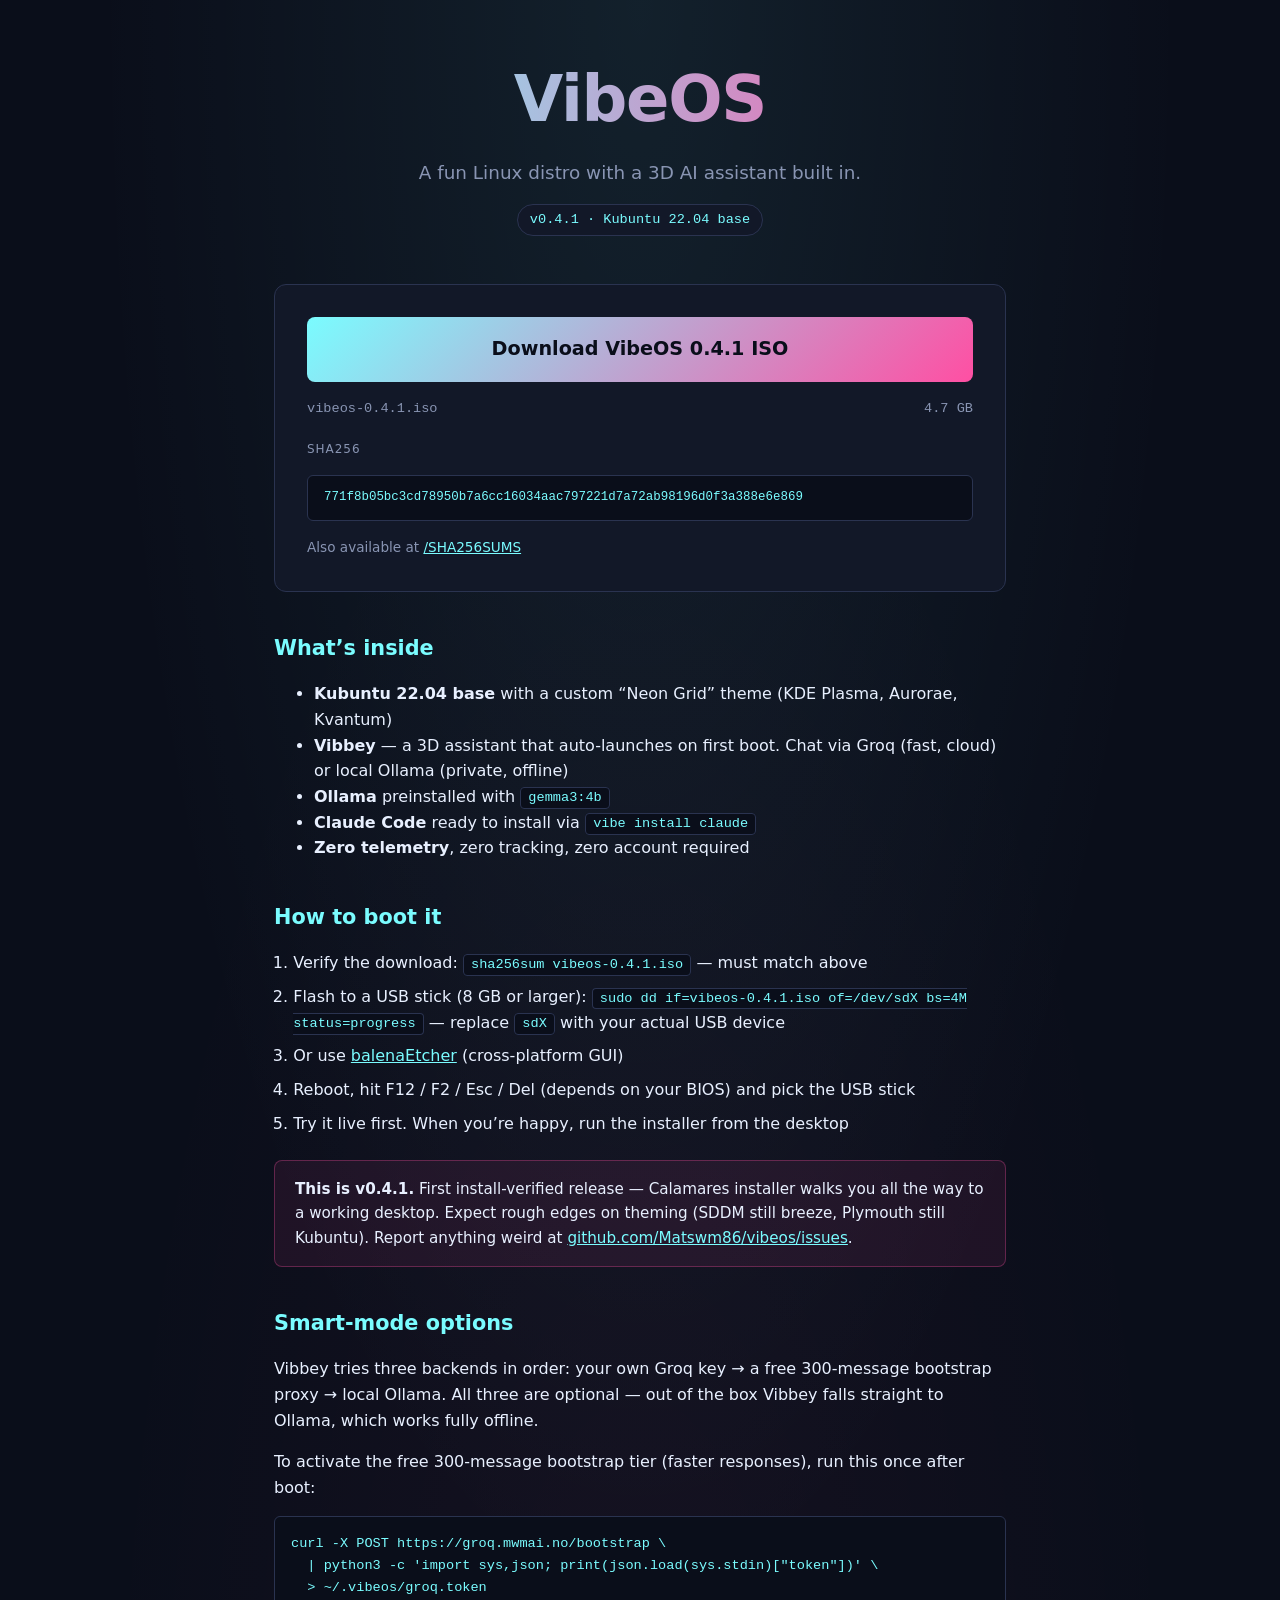
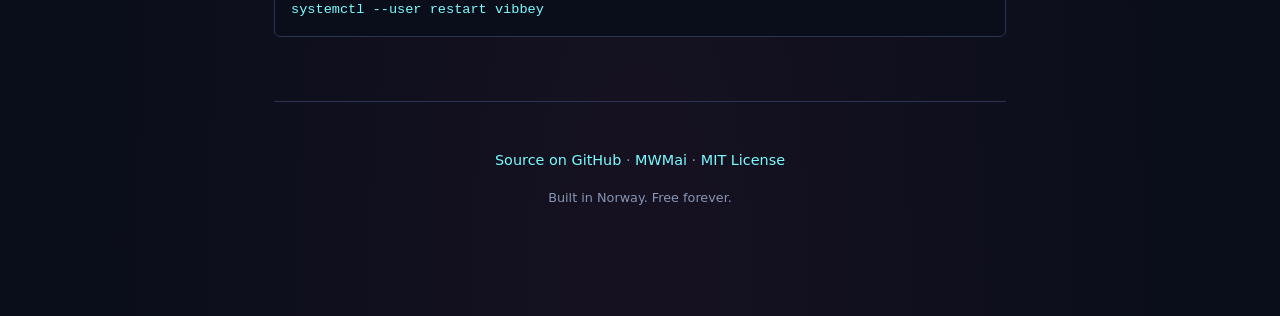
<file: deploy/iso-landing/index.html>
<!DOCTYPE html>
<html lang="en">
<head>
<meta charset="UTF-8">
<meta name="viewport" content="width=device-width, initial-scale=1.0">
<title>VibeOS — a fun Linux distro with a 3D assistant built in</title>
<meta name="description" content="Download VibeOS: Kubuntu 22.04 rebased with Neon Grid theme and Vibbey, a 3D AI assistant. Free and open source.">
<style>
  :root {
    --bg: #0a0e1a;
    --fg: #e8f0ff;
    --accent: #7afcff;
    --accent-2: #ff4fa3;
    --muted: #8995b3;
    --card: #121828;
    --border: #2a3350;
  }
  * { box-sizing: border-box; }
  html, body { margin: 0; padding: 0; }
  body {
    font-family: -apple-system, BlinkMacSystemFont, "Segoe UI", system-ui, sans-serif;
    background: var(--bg);
    color: var(--fg);
    line-height: 1.6;
    min-height: 100vh;
    background-image:
      radial-gradient(ellipse at top, rgba(122, 252, 255, 0.08), transparent 60%),
      radial-gradient(ellipse at bottom, rgba(255, 79, 163, 0.05), transparent 60%);
  }
  .container { max-width: 780px; margin: 0 auto; padding: 3rem 1.5rem 6rem; }
  header { text-align: center; margin-bottom: 3rem; }
  h1 {
    font-size: clamp(2.5rem, 6vw, 4rem);
    margin: 0 0 0.5rem;
    background: linear-gradient(90deg, var(--accent), var(--accent-2));
    -webkit-background-clip: text;
    background-clip: text;
    color: transparent;
    letter-spacing: -0.02em;
  }
  .tagline { color: var(--muted); font-size: 1.15rem; margin: 0; }
  .version-badge {
    display: inline-block;
    font-family: ui-monospace, "SF Mono", Menlo, monospace;
    font-size: 0.85rem;
    color: var(--accent);
    border: 1px solid var(--border);
    background: var(--card);
    padding: 0.25rem 0.75rem;
    border-radius: 999px;
    margin-top: 1rem;
  }
  .download-card {
    background: var(--card);
    border: 1px solid var(--border);
    border-radius: 12px;
    padding: 2rem;
    margin-bottom: 2rem;
  }
  .download-btn {
    display: block;
    width: 100%;
    text-align: center;
    background: linear-gradient(135deg, var(--accent), var(--accent-2));
    color: #0a0e1a;
    font-weight: 700;
    font-size: 1.2rem;
    padding: 1.1rem 2rem;
    border-radius: 8px;
    text-decoration: none;
    transition: transform 0.15s ease, box-shadow 0.15s ease;
    border: none;
    cursor: pointer;
  }
  .download-btn:hover {
    transform: translateY(-2px);
    box-shadow: 0 8px 24px rgba(122, 252, 255, 0.25);
  }
  .file-meta {
    display: flex;
    justify-content: space-between;
    margin-top: 1rem;
    font-family: ui-monospace, "SF Mono", Menlo, monospace;
    font-size: 0.85rem;
    color: var(--muted);
  }
  .checksum-box {
    background: #0a0e1a;
    border: 1px solid var(--border);
    border-radius: 6px;
    padding: 0.75rem 1rem;
    font-family: ui-monospace, "SF Mono", Menlo, monospace;
    font-size: 0.78rem;
    color: var(--accent);
    word-break: break-all;
    margin-top: 1rem;
  }
  .checksum-label { color: var(--muted); font-size: 0.75rem; text-transform: uppercase; letter-spacing: 0.08em; margin-bottom: 0.4rem; }
  h2 { color: var(--accent); font-size: 1.3rem; margin: 2.5rem 0 1rem; }
  ol { padding-left: 1.2rem; }
  ol li { margin-bottom: 0.5rem; }
  code {
    background: #0a0e1a;
    border: 1px solid var(--border);
    padding: 0.15rem 0.45rem;
    border-radius: 4px;
    font-size: 0.85rem;
    color: var(--accent);
  }
  pre code { display: block; padding: 1rem; border-radius: 6px; overflow-x: auto; }
  .warning {
    background: rgba(255, 79, 163, 0.08);
    border: 1px solid rgba(255, 79, 163, 0.3);
    border-radius: 8px;
    padding: 1rem 1.25rem;
    margin: 1.5rem 0;
    font-size: 0.95rem;
  }
  footer {
    margin-top: 4rem;
    padding-top: 2rem;
    border-top: 1px solid var(--border);
    text-align: center;
    color: var(--muted);
    font-size: 0.9rem;
  }
  footer a { color: var(--accent); text-decoration: none; }
  footer a:hover { text-decoration: underline; }
</style>
</head>
<body>
  <div class="container">
    <header>
      <h1>VibeOS</h1>
      <p class="tagline">A fun Linux distro with a 3D AI assistant built in.</p>
      <span class="version-badge">v0.4.1 &middot; Kubuntu 22.04 base</span>
    </header>

    <div class="download-card">
      <a href="/vibeos-0.4.1.iso" class="download-btn" download>
        Download VibeOS 0.4.1 ISO
      </a>
      <div class="file-meta">
        <span>vibeos-0.4.1.iso</span>
        <span>4.7 GB</span>
      </div>
      <div class="checksum-label" style="margin-top: 1.25rem;">SHA256</div>
      <div class="checksum-box">771f8b05bc3cd78950b7a6cc16034aac797221d7a72ab98196d0f3a388e6e869</div>
      <p style="margin: 1rem 0 0; font-size: 0.85rem; color: var(--muted);">
        Also available at <a href="/SHA256SUMS" style="color: var(--accent);">/SHA256SUMS</a>
      </p>
    </div>

    <h2>What&rsquo;s inside</h2>
    <ul>
      <li><strong>Kubuntu 22.04 base</strong> with a custom &ldquo;Neon Grid&rdquo; theme (KDE Plasma, Aurorae, Kvantum)</li>
      <li><strong>Vibbey</strong> &mdash; a 3D assistant that auto-launches on first boot. Chat via Groq (fast, cloud) or local Ollama (private, offline)</li>
      <li><strong>Ollama</strong> preinstalled with <code>gemma3:4b</code></li>
      <li><strong>Claude Code</strong> ready to install via <code>vibe install claude</code></li>
      <li><strong>Zero telemetry</strong>, zero tracking, zero account required</li>
    </ul>

    <h2>How to boot it</h2>
    <ol>
      <li>Verify the download: <code>sha256sum vibeos-0.4.1.iso</code> &mdash; must match above</li>
      <li>Flash to a USB stick (8 GB or larger): <code>sudo dd if=vibeos-0.4.1.iso of=/dev/sdX bs=4M status=progress</code> &mdash; replace <code>sdX</code> with your actual USB device</li>
      <li>Or use <a href="https://etcher.balena.io/" style="color: var(--accent);">balenaEtcher</a> (cross-platform GUI)</li>
      <li>Reboot, hit F12 / F2 / Esc / Del (depends on your BIOS) and pick the USB stick</li>
      <li>Try it live first. When you&rsquo;re happy, run the installer from the desktop</li>
    </ol>

    <div class="warning">
      <strong>This is v0.4.1.</strong> First install-verified release &mdash; Calamares installer walks you all the way to a working desktop. Expect rough edges on theming (SDDM still breeze, Plymouth still Kubuntu). Report anything weird at <a href="https://github.com/Matswm86/vibeos/issues" style="color: var(--accent);">github.com/Matswm86/vibeos/issues</a>.
    </div>

    <h2>Smart-mode options</h2>
    <p>Vibbey tries three backends in order: your own Groq key &rarr; a free 300-message bootstrap proxy &rarr; local Ollama. All three are optional &mdash; out of the box Vibbey falls straight to Ollama, which works fully offline.</p>
    <p>To activate the free 300-message bootstrap tier (faster responses), run this once after boot:</p>
    <pre><code>curl -X POST https://groq.mwmai.no/bootstrap \
  | python3 -c 'import sys,json; print(json.load(sys.stdin)["token"])' \
  &gt; ~/.vibeos/groq.token
systemctl --user restart vibbey</code></pre>

    <footer>
      <p>
        <a href="https://github.com/Matswm86/vibeos">Source on GitHub</a> &middot;
        <a href="https://mwmai.no">MWMai</a> &middot;
        <a href="https://github.com/Matswm86/vibeos/blob/main/LICENSE">MIT License</a>
      </p>
      <p style="font-size: 0.8rem; margin-top: 1rem;">Built in Norway. Free forever.</p>
    </footer>
  </div>
</body>
</html>
</file>
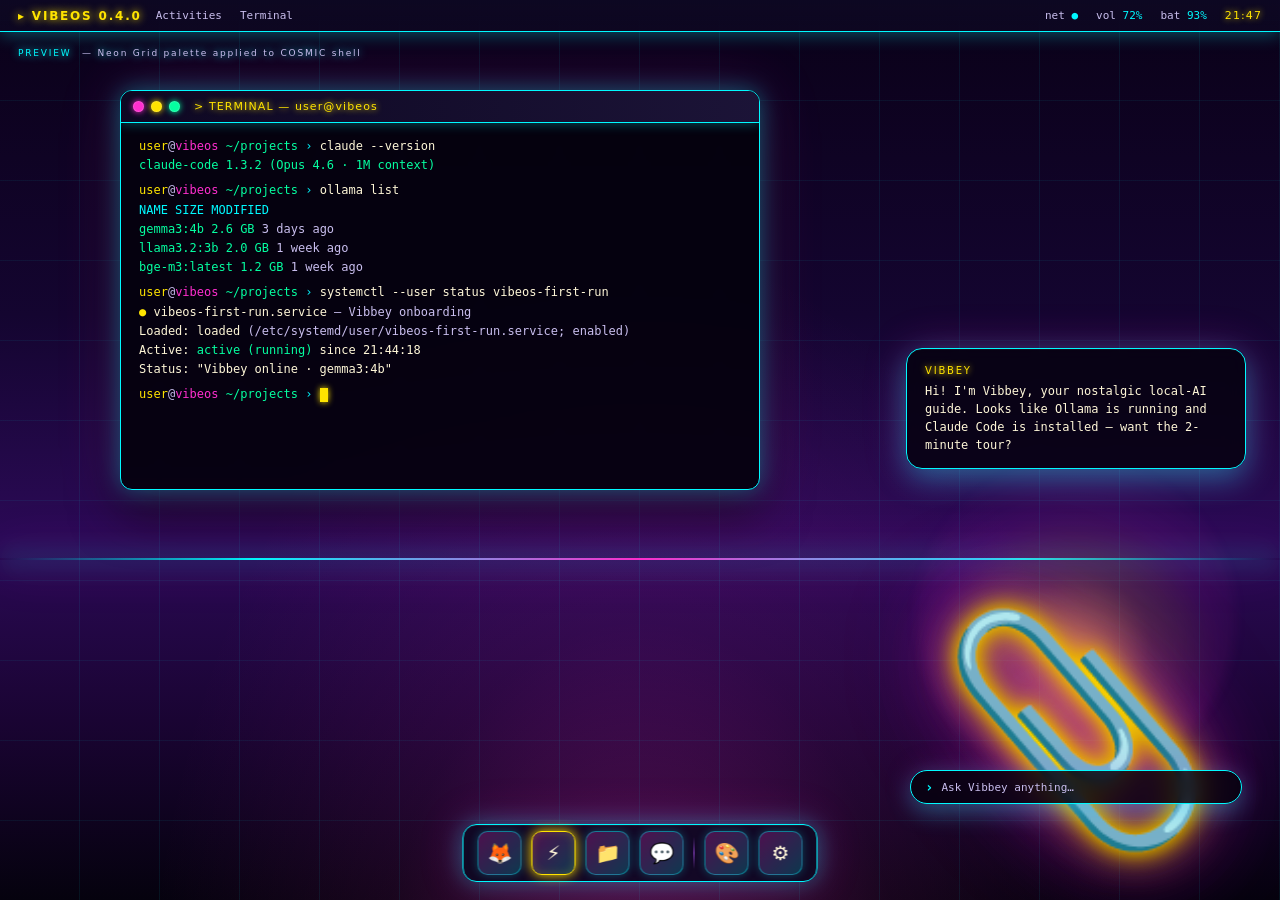
<file: clippy/static/desktop-preview.html>
<!DOCTYPE html>
<html lang="en">
<head>
  <meta charset="UTF-8">
  <meta name="viewport" content="width=device-width, initial-scale=1.0">
  <title>VibeOS Desktop Preview — Neon Grid</title>
  <style>
    /* ──────────────────────────────────────────────────────────
       VibeOS Desktop Theme Preview
       A full-screen mockup of what the themed Pop!_OS / COSMIC
       desktop looks like with the Neon Grid palette applied.
       View full-screen in browser (F11) for the intended effect.
       ────────────────────────────────────────────────────────── */

    :root {
      --vbo-magenta: #FF2ECF;
      --vbo-pink: #FF71CE;
      --vbo-cyan: #01F9FF;
      --vbo-cyan-dim: #00B5BB;
      --vbo-violet: #9D4EDD;
      --vbo-yellow: #FFE400;
      --vbo-yellow-warm: #FFC430;
      --vbo-bg-0: #05020E;
      --vbo-bg-1: #0E0823;
      --vbo-bg-2: #1C1438;
      --vbo-fg: #FFF7D8;
      --vbo-muted: #C9BEEE;
      --vbo-mint: #05FFA1;

      --font-display: "Orbitron", "Rajdhani", system-ui, sans-serif;
      --font-body: "Inter", system-ui, sans-serif;
      --font-mono: "JetBrains Mono", "Fira Code", monospace;
    }

    * { box-sizing: border-box; margin: 0; padding: 0; }

    html, body {
      height: 100%;
      width: 100%;
      font-family: var(--font-body);
      color: var(--vbo-fg);
      overflow: hidden;
      user-select: none;
    }

    /* ── Wallpaper ─────────────────────────────────────────── */
    body {
      /* Synthwave sunset gradient + Tron grid lines + vignette */
      background:
        radial-gradient(ellipse at 50% 120%,
          rgba(255, 46, 207, 0.35) 0%,
          rgba(255, 46, 207, 0.08) 30%,
          transparent 55%),
        linear-gradient(180deg,
          #0A0118 0%,
          #140530 35%,
          #2B0A56 60%,
          #1A0433 80%,
          #05020E 100%),
        radial-gradient(circle at 85% 15%,
          rgba(255, 228, 0, 0.15) 0%,
          transparent 25%);
      position: relative;
    }

    /* Animated grid lines over the wallpaper — subtle */
    body::before {
      content: "";
      position: absolute;
      inset: 0;
      background:
        repeating-linear-gradient(
          90deg,
          transparent 0,
          transparent 79px,
          rgba(1, 249, 255, 0.07) 79px,
          rgba(1, 249, 255, 0.07) 80px
        ),
        repeating-linear-gradient(
          0deg,
          transparent 0,
          transparent 79px,
          rgba(1, 249, 255, 0.06) 79px,
          rgba(1, 249, 255, 0.06) 80px
        );
      pointer-events: none;
      z-index: 1;
    }

    /* Horizon line (synthwave staple) */
    body::after {
      content: "";
      position: absolute;
      left: 0;
      right: 0;
      top: 62%;
      height: 2px;
      background: linear-gradient(90deg,
        transparent 0%,
        var(--vbo-cyan) 20%,
        var(--vbo-magenta) 50%,
        var(--vbo-cyan) 80%,
        transparent 100%);
      box-shadow: 0 0 24px var(--vbo-cyan), 0 0 48px var(--vbo-magenta);
      pointer-events: none;
      z-index: 1;
    }

    /* ── Top panel (COSMIC-style status bar) ─────────────── */
    .panel-top {
      position: absolute;
      top: 0;
      left: 0;
      right: 0;
      height: 32px;
      background: linear-gradient(180deg,
        rgba(14, 8, 35, 0.92),
        rgba(14, 8, 35, 0.78));
      border-bottom: 1px solid var(--vbo-cyan);
      box-shadow: 0 2px 18px rgba(1, 249, 255, 0.35);
      display: flex;
      align-items: center;
      padding: 0 18px;
      font-family: var(--font-mono);
      font-size: 11px;
      color: var(--vbo-fg);
      z-index: 10;
      backdrop-filter: blur(12px);
    }

    .panel-top .workspace {
      font-family: var(--font-display);
      font-weight: 700;
      color: var(--vbo-yellow);
      text-shadow: 0 0 8px var(--vbo-yellow);
      letter-spacing: 0.15em;
      font-size: 12px;
    }

    .panel-top .spacer { flex: 1; }

    .panel-top .indicators {
      display: flex;
      gap: 18px;
      color: var(--vbo-muted);
    }
    .panel-top .indicators span {
      color: var(--vbo-cyan);
    }
    .panel-top .clock {
      color: var(--vbo-yellow);
      font-family: var(--font-display);
      letter-spacing: 0.1em;
      text-shadow: 0 0 6px var(--vbo-yellow);
    }

    /* ── Dock (bottom-center) ─────────────────────────────── */
    .dock {
      position: absolute;
      bottom: 18px;
      left: 50%;
      transform: translateX(-50%);
      height: 58px;
      padding: 0 14px;
      background: rgba(14, 8, 35, 0.88);
      border: 1px solid var(--vbo-cyan);
      border-radius: 14px;
      box-shadow:
        0 0 24px rgba(1, 249, 255, 0.35),
        0 0 48px rgba(255, 46, 207, 0.2),
        inset 0 1px 0 rgba(255, 255, 255, 0.06);
      display: flex;
      align-items: center;
      gap: 10px;
      z-index: 8;
      backdrop-filter: blur(14px);
    }
    .dock-icon {
      width: 44px;
      height: 44px;
      border-radius: 10px;
      background: linear-gradient(135deg,
        rgba(255, 46, 207, 0.25),
        rgba(1, 249, 255, 0.2));
      border: 1px solid rgba(1, 249, 255, 0.4);
      display: flex;
      align-items: center;
      justify-content: center;
      font-size: 20px;
      box-shadow: 0 0 10px rgba(1, 249, 255, 0.25);
      transition: transform 0.15s, box-shadow 0.15s;
    }
    .dock-icon:hover {
      transform: translateY(-4px);
      box-shadow: 0 0 18px var(--vbo-cyan);
    }
    .dock-icon.active {
      border-color: var(--vbo-yellow);
      box-shadow:
        0 0 12px var(--vbo-yellow),
        inset 0 0 10px rgba(255, 228, 0, 0.2);
    }
    .dock-sep {
      width: 1px;
      height: 32px;
      background: linear-gradient(180deg,
        transparent,
        var(--vbo-violet),
        transparent);
    }

    /* ── Fake terminal window (open on desktop) ──────────── */
    .window {
      position: absolute;
      top: 90px;
      left: 120px;
      width: 640px;
      height: 400px;
      background: rgba(5, 2, 14, 0.92);
      border: 1px solid var(--vbo-cyan);
      border-radius: 12px;
      box-shadow:
        0 0 24px rgba(1, 249, 255, 0.35),
        0 0 64px rgba(255, 46, 207, 0.18),
        0 24px 48px rgba(0, 0, 0, 0.6);
      z-index: 5;
      overflow: hidden;
      backdrop-filter: blur(4px);
    }
    .window-titlebar {
      height: 32px;
      background: linear-gradient(90deg,
        rgba(14, 8, 35, 0.98),
        rgba(28, 20, 56, 0.98));
      border-bottom: 1px solid var(--vbo-cyan);
      box-shadow: 0 1px 12px rgba(1, 249, 255, 0.3);
      display: flex;
      align-items: center;
      padding: 0 12px;
      font-family: var(--font-display);
      font-size: 11px;
      letter-spacing: 0.1em;
      color: var(--vbo-yellow);
      text-shadow: 0 0 6px var(--vbo-yellow);
    }
    .window-titlebar .dots {
      display: flex;
      gap: 7px;
      margin-right: 14px;
    }
    .window-titlebar .dots span {
      width: 11px;
      height: 11px;
      border-radius: 50%;
      border: 1px solid rgba(255, 255, 255, 0.15);
    }
    .window-titlebar .dots .d1 { background: var(--vbo-magenta); box-shadow: 0 0 6px var(--vbo-magenta); }
    .window-titlebar .dots .d2 { background: var(--vbo-yellow); box-shadow: 0 0 6px var(--vbo-yellow); }
    .window-titlebar .dots .d3 { background: var(--vbo-mint); box-shadow: 0 0 6px var(--vbo-mint); }

    .window-body {
      padding: 14px 18px;
      font-family: var(--font-mono);
      font-size: 12px;
      line-height: 1.6;
      color: var(--vbo-fg);
    }
    .window-body .prompt { color: var(--vbo-cyan); }
    .window-body .user { color: var(--vbo-yellow); }
    .window-body .host { color: var(--vbo-magenta); }
    .window-body .dir { color: var(--vbo-mint); }
    .window-body .ok { color: var(--vbo-mint); }
    .window-body .info { color: var(--vbo-cyan); }
    .window-body .warn { color: var(--vbo-yellow); }
    .window-body .dim { color: var(--vbo-muted); }
    .window-body .cursor {
      display: inline-block;
      width: 8px;
      height: 14px;
      background: var(--vbo-yellow);
      box-shadow: 0 0 6px var(--vbo-yellow);
      vertical-align: middle;
      animation: blink 1s step-end infinite;
    }
    @keyframes blink {
      50% { opacity: 0; }
    }

    /* ── Vibbey corner widget (mockup — same size as real) ── */
    .vibbey-corner {
      position: absolute;
      bottom: 82px;
      right: 24px;
      width: 360px;
      height: 480px;
      z-index: 9;
      pointer-events: none;
      display: flex;
      align-items: flex-end;
      justify-content: center;
    }
    .vibbey-glow {
      position: absolute;
      width: 320px;
      height: 320px;
      border-radius: 50%;
      background: radial-gradient(
        circle at center 60%,
        rgba(255, 196, 48, 0.55) 0%,
        rgba(255, 196, 48, 0.15) 30%,
        rgba(255, 46, 207, 0.08) 55%,
        transparent 80%);
      filter: blur(6px);
      bottom: 40px;
    }
    .vibbey-char {
      position: relative;
      font-size: 220px;
      line-height: 1;
      color: var(--vbo-yellow);
      text-shadow:
        0 0 20px var(--vbo-yellow),
        0 0 40px var(--vbo-yellow-warm),
        0 0 80px var(--vbo-magenta),
        0 0 120px rgba(255, 46, 207, 0.4);
      transform: translateY(20px);
      filter: saturate(1.3);
    }

    .vibbey-bubble {
      position: absolute;
      left: 10px;
      right: 10px;
      top: 10px;
      padding: 14px 18px;
      background: rgba(5, 2, 14, 0.82);
      border: 1px solid var(--vbo-cyan);
      border-radius: 16px;
      box-shadow:
        0 10px 30px rgba(1, 249, 255, 0.35),
        0 0 44px rgba(255, 46, 207, 0.22),
        inset 0 1px 0 rgba(255, 255, 255, 0.05);
      backdrop-filter: blur(8px);
      font-family: var(--font-mono);
      font-size: 12px;
      line-height: 1.5;
      color: var(--vbo-fg);
    }
    .vibbey-bubble .name {
      color: var(--vbo-yellow);
      font-family: var(--font-display);
      font-size: 10px;
      letter-spacing: 0.18em;
      display: block;
      margin-bottom: 4px;
      text-shadow: 0 0 6px var(--vbo-yellow);
    }

    .vibbey-pill {
      position: absolute;
      left: 14px;
      right: 14px;
      bottom: 14px;
      height: 34px;
      padding: 0 14px;
      background: rgba(5, 2, 14, 0.82);
      border: 1px solid var(--vbo-cyan);
      border-radius: 999px;
      box-shadow:
        0 8px 24px rgba(1, 249, 255, 0.3),
        0 0 30px rgba(255, 46, 207, 0.2);
      backdrop-filter: blur(8px);
      display: flex;
      align-items: center;
      font-family: var(--font-mono);
      font-size: 11px;
      color: var(--vbo-muted);
    }
    .vibbey-pill::before {
      content: "›";
      color: var(--vbo-cyan);
      margin-right: 8px;
      font-weight: 700;
      font-size: 14px;
    }

    /* ── Label strip (annotation) ────────────────────────── */
    .label-strip {
      position: absolute;
      top: 48px;
      left: 18px;
      font-family: var(--font-display);
      font-size: 9px;
      letter-spacing: 0.2em;
      color: var(--vbo-cyan);
      text-shadow: 0 0 8px var(--vbo-cyan);
      z-index: 20;
    }
    .label-strip span { color: var(--vbo-muted); margin-left: 6px; }
  </style>
</head>
<body>
  <!-- Top panel -->
  <div class="panel-top">
    <span class="workspace">▸ VIBEOS 0.4.0</span>
    <span style="margin-left: 14px; color: var(--vbo-muted);">Activities</span>
    <span style="margin-left: 18px; color: var(--vbo-muted);">Terminal</span>
    <div class="spacer"></div>
    <div class="indicators">
      <div>net <span>●</span></div>
      <div>vol <span>72%</span></div>
      <div>bat <span>93%</span></div>
      <div class="clock">21:47</div>
    </div>
  </div>

  <!-- Annotation strip -->
  <div class="label-strip">PREVIEW <span>— Neon Grid palette applied to COSMIC shell</span></div>

  <!-- Terminal window -->
  <div class="window">
    <div class="window-titlebar">
      <div class="dots"><span class="d1"></span><span class="d2"></span><span class="d3"></span></div>
      &gt; TERMINAL — user@vibeos
    </div>
    <div class="window-body">
      <div><span class="user">user</span><span class="dim">@</span><span class="host">vibeos</span> <span class="dir">~/projects</span> <span class="prompt">›</span> claude --version</div>
      <div class="ok">claude-code 1.3.2  (Opus 4.6 · 1M context)</div>
      <div style="height: 6px;"></div>
      <div><span class="user">user</span><span class="dim">@</span><span class="host">vibeos</span> <span class="dir">~/projects</span> <span class="prompt">›</span> ollama list</div>
      <div><span class="info">NAME             SIZE    MODIFIED</span></div>
      <div><span class="ok">gemma3:4b        2.6 GB</span>  <span class="dim">3 days ago</span></div>
      <div><span class="ok">llama3.2:3b      2.0 GB</span>  <span class="dim">1 week ago</span></div>
      <div><span class="ok">bge-m3:latest    1.2 GB</span>  <span class="dim">1 week ago</span></div>
      <div style="height: 6px;"></div>
      <div><span class="user">user</span><span class="dim">@</span><span class="host">vibeos</span> <span class="dir">~/projects</span> <span class="prompt">›</span> systemctl --user status vibeos-first-run</div>
      <div><span class="warn">●</span> vibeos-first-run.service <span class="dim">— Vibbey onboarding</span></div>
      <div>     Loaded: loaded <span class="dim">(/etc/systemd/user/vibeos-first-run.service; enabled)</span></div>
      <div>     Active: <span class="ok">active (running)</span> since 21:44:18</div>
      <div>     Status: "Vibbey online · gemma3:4b"</div>
      <div style="height: 6px;"></div>
      <div><span class="user">user</span><span class="dim">@</span><span class="host">vibeos</span> <span class="dir">~/projects</span> <span class="prompt">›</span> <span class="cursor"></span></div>
    </div>
  </div>

  <!-- Vibbey corner widget mockup -->
  <div class="vibbey-corner">
    <div class="vibbey-glow"></div>
    <div class="vibbey-char">📎</div>
    <div class="vibbey-bubble">
      <span class="name">VIBBEY</span>
      Hi! I'm Vibbey, your nostalgic local-AI guide. Looks like Ollama is running and Claude Code is installed — want the 2-minute tour?
    </div>
    <div class="vibbey-pill">Ask Vibbey anything…</div>
  </div>

  <!-- Dock -->
  <div class="dock">
    <div class="dock-icon">🦊</div>
    <div class="dock-icon active">⚡</div>
    <div class="dock-icon">📁</div>
    <div class="dock-icon">💬</div>
    <div class="dock-sep"></div>
    <div class="dock-icon">🎨</div>
    <div class="dock-icon">⚙️</div>
  </div>
</body>
</html>
</file>
